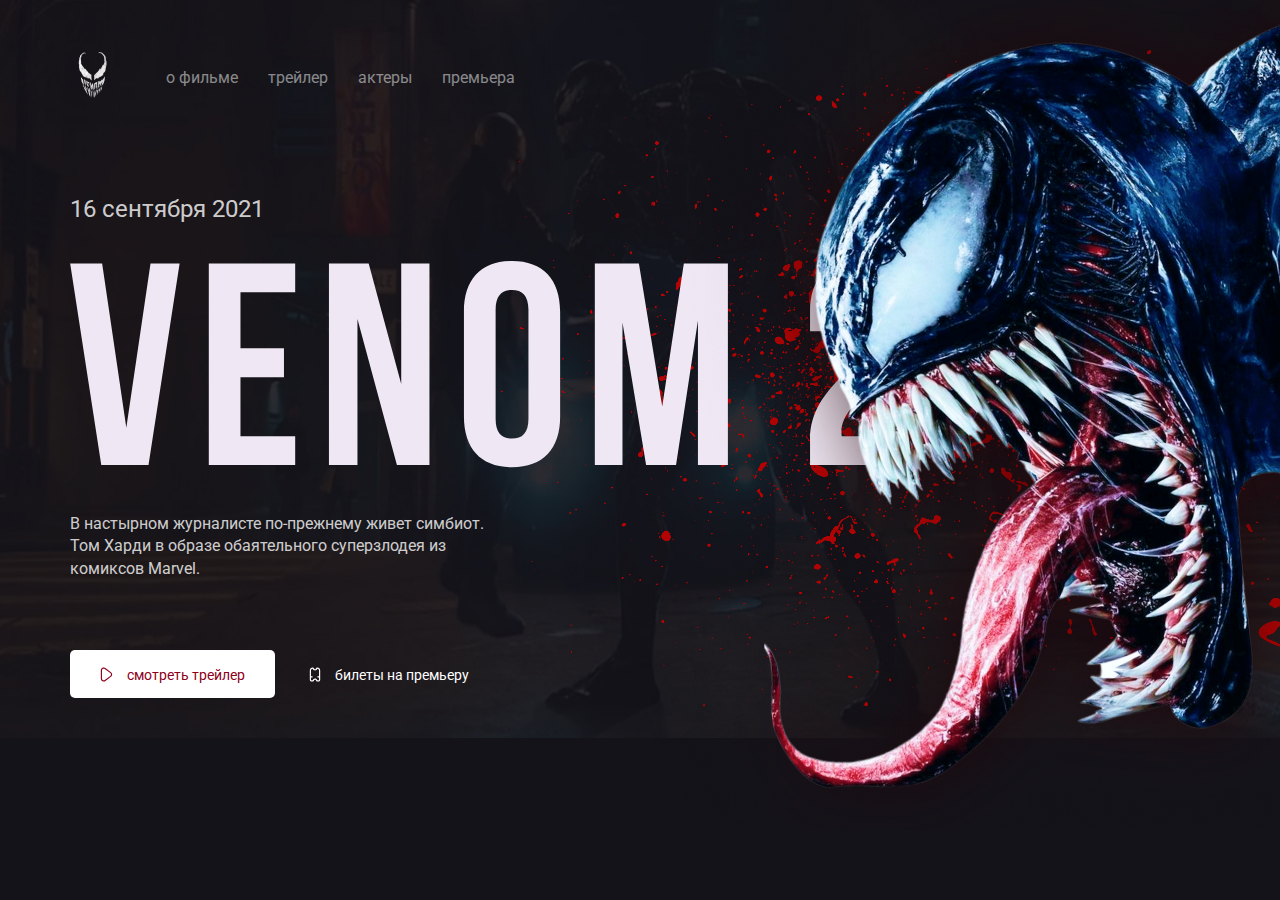
<file: index.html>
<!DOCTYPE html>
<html lang="ru">
  <head>
    <meta charset="utf-8" />
    <meta http-equiv="X-UA-Compatible" content="IE=edge" />
    <meta name="viewport" content="width-device-width, initial-scale=1.0" />
    <title>Главная - Venom 2</title>
    <link rel="preconnect" href="https://fonts.gstatic.com" />
    <link
      href="https://fonts.googleapis.com/css2?family=Roboto:wght@400;700&display=swap"
      rel="stylesheet"
    />
    <link rel="stylesheet" href="css/normalize.css" />
    <link rel="stylesheet" href="css/style.css" />
  </head>
  <body class="blood bg-image">
    <div class="container">
      <header class="header">
        <a href="/" class="logo-link">
          <img class="logo-image" src="images/logo.png" alt="logo" />
        </a>
        <nav class="nav">
          <ul class="nav-menu">
            <li class="nav-menu-item">
              <a class="nav-menu-link" href="about.html">о фильме</a>
            </li>
            <li class="nav-menu-item">
              <a class="nav-menu-link" href="trailer.html">трейлер</a>
            </li>
            <li class="nav-menu-item">
              <a class="nav-menu-link" href="actors.html">актеры</a>
            </li>
            <li class="nav-menu-item">
              <a class="nav-menu-link" href="premier.html">премьера</a>
            </li>
          </ul>
        </nav>
      </header>
      <div class="film">
        <div class="film-text">
          <span class="film-date"> 16 сентября 2021 </span>
          <img class="film-logo" src="images/venom-2.svg" alt="venom-2" />
          <p class="film-description">
            В настырном журналисте по-прежнему живет симбиот. Том Харди в образе
            обаятельного суперзлодея из комиксов Marvel.
          </p>
        </div>
        <div class="button-group">
          <button class="button button-primary">
            <img class="button-icon" src="images/play.svg" alt="play" />
            <span class="button-text">смотреть трейлер</span>
          </button>
          <a class="button button-link" href="trailer.html">
            <img class="button-icon" src="images/ticket.svg" alt="ticket" />
            <span class="button-text">билеты на премьеру</span>
          </a>
        </div>
      </div>
    </div>
    <img class="venom" src="images/venom.png" alt="venom" />
  </body>
</html>
</file>
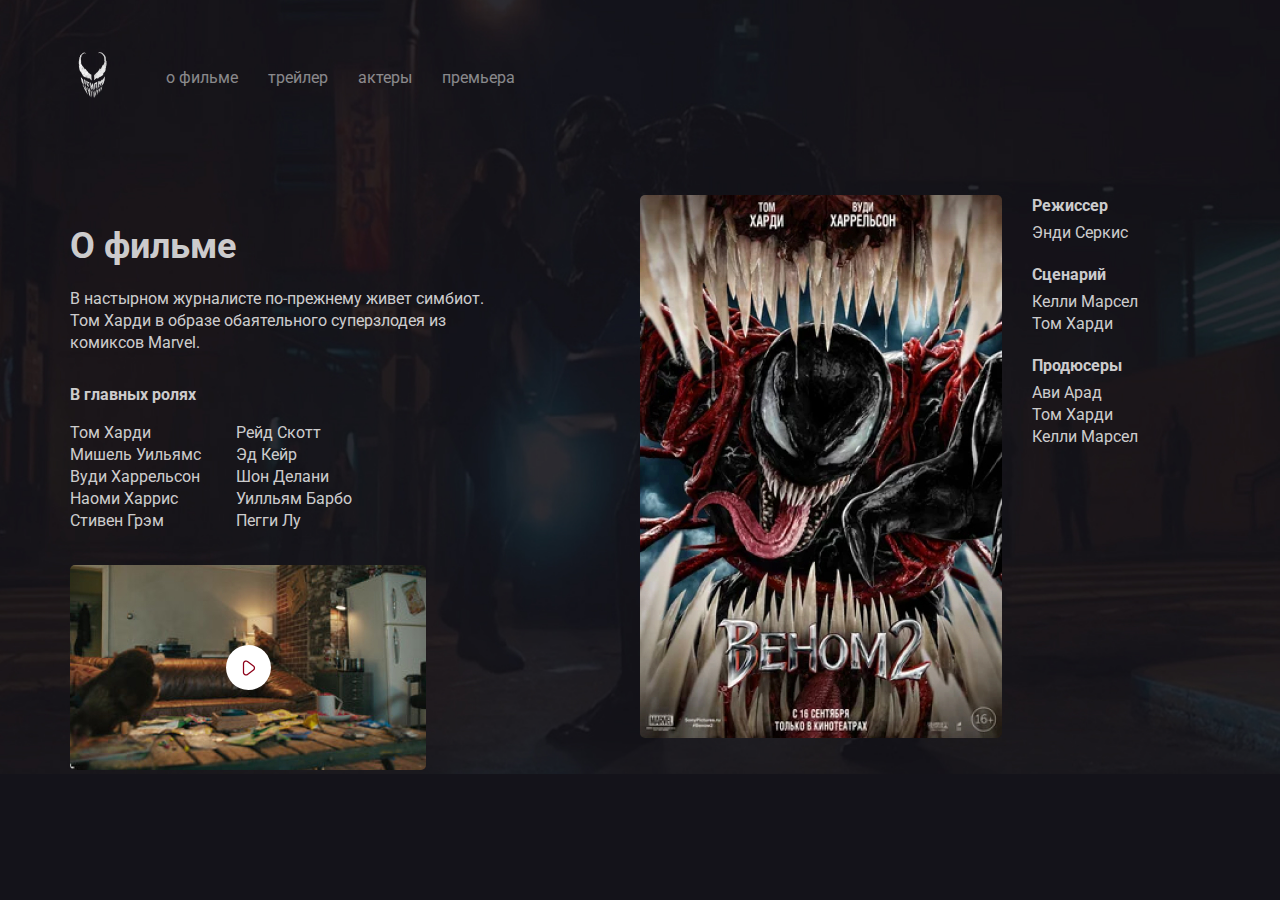
<file: about.html>
<!DOCTYPE html>
<html lang="ru">
  <head>
    <meta charset="utf-8" />
    <meta http-equiv="X-UA-Compatible" content="IE=edge" />
    <meta name="viewport" content="width-device-width, initial-scale=1.0" />
    <title>О фильме - Venom 2</title>
    <link rel="preconnect" href="https://fonts.gstatic.com" />
    <link
      href="https://fonts.googleapis.com/css2?family=Roboto:wght@400;700&display=swap"
      rel="stylesheet"
    />
    <link rel="stylesheet" href="css/normalize.css" />
    <link rel="stylesheet" href="css/style.css" />
  </head>
  <body class="primary-bg">
    <div class="container">
      <header class="header">
        <a href="/" class="logo-link">
          <img class="logo-image" src="images/logo.png" alt="logo" />
        </a>
        <nav class="nav">
          <ul class="nav-menu">
            <li class="nav-menu-item">
              <a class="nav-menu-link" href="about.html">о фильме</a>
            </li>
            <li class="nav-menu-item">
              <a class="nav-menu-link" href="trailer.html">трейлер</a>
            </li>
            <li class="nav-menu-item">
              <a class="nav-menu-link" href="actors.html">актеры</a>
            </li>
            <li class="nav-menu-item">
              <a class="nav-menu-link" href="premier.html">премьера</a>
            </li>
          </ul>
        </nav>
      </header>
      <div class="content">
        <div class="col">
          <h2 class="content-title">О фильме</h2>
          <p class="content-text">
            В настырном журналисте по-прежнему живет симбиот. Том Харди в образе
            обаятельного суперзлодея из комиксов Marvel.
          </p>
          <h3 class="content-subtitle">В главных ролях</h3>
          <ul class="list column-2">
            <li class="list-item">Том Харди</li>
            <li class="list-item">Мишель Уильямс</li>
            <li class="list-item">Вуди Харрельсон</li>
            <li class="list-item">Наоми Харрис</li>
            <li class="list-item">Стивен Грэм</li>
            <li class="list-item">Рейд Скотт</li>
            <li class="list-item">Эд Кейр</li>
            <li class="list-item">Шон Делани</li>
            <li class="list-item">Уилльям Барбо</li>
            <li class="list-item">Пегги Лу</li>
          </ul>
          <div class="trailer">
            <button class="play">
              <img class="play-icon" src="images/play.svg" alt="play" />
            </button>
          </div>
        </div>
        <div class="col">
          <div class="poster-wrapper">
            <img class="poster" src="images/poster.jpg" alt="poster" />
            <div class="creators">
              <h3 class="content-subtitle">Режиссер</h3>
              <ul class="list">
                <li class="list-item">Энди Серкис</li>
              </ul>
              <h3 class="content-subtitle">Сценарий</h3>
              <ul class="list">
                <li class="list-item">Келли Марсел</li>
                <li class="list-item">Том Харди</li>
              </ul>
              <h3 class="content-subtitle">Продюсеры</h3>
              <ul class="list">
                <li class="list-item">Ави Арад</li>
                <li class="list-item">Том Харди</li>
                <li class="list-item">Келли Марсел</li>
              </ul>
            </div>
          </div>
        </div>
      </div>
    </div>
  </body>
</html>
</file>
<file: css/style.css>
html {
  box-sizing: border-box;
}
*,
*::after,
*::before {
  box-sizing: inherit;
}

body {
  background-color: #14131a;
  height: 100%;
  color: #fff;
  font-family: "Roboto", sans-serif;
}

.container {
  position: static;
  max-width: 1140px;
  margin: auto;
}

.header {
  display: flex;
  align-items: center;
  padding-top: 40px;
  margin-bottom: 80px;
}

.logo-link {
  display: inline-block;
  margin-right: 50px;
}

.logo-image {
  width: 46px;
  height: 71px;
}

.nav-menu {
  margin: 0;
  padding: 0;
  list-style: none;
  display: flex;
}

.nav-menu-item {
  margin-right: 30px;
}

.nav-menu-link {
  text-decoration: none;
  color: rgba(255, 255, 255, 0.5);
}

.film-date {
  display: block;
  color: rgba(255, 255, 255, 0.8);
  font-size: 24px;
  line-height: 28px;
  margin-bottom: 38px;
}

.film-description {
  color: rgba(255, 255, 255, 0.8);
  line-height: 140%;
  font-size: 16px;
  max-width: 423px;
  margin-top: 40px;
}

.button-icon {
  height: 15px;
  display: inline-block;
  vertical-align: middle;
}

.button {
  padding: 15px 30px;
  border: none;
  border-radius: 5px;
  text-decoration: none;
  cursor: pointer;
}

.button-text {
  display: inline-block;
  vertical-align: middle;
  font-size: 14px;
  line-height: 16px;
  margin-left: 10px;
}

.button-primary {
  color: #8d0019;
  background-color: #fff;
}

.button-link {
  color: #fff;
}

.button-group {
  margin-top: 70px;
}

.venom {
  position: absolute;
  right: 0;
  top: 0;
}

.blood {
  background: url("../images/blood.png") no-repeat top right,
    #14131a url("../images/background.jpg") no-repeat center center / 100%;
}

.primary-bg {
  background: #14131a url("../images/background.jpg") no-repeat center center /
    100%;
}

.content {
  display: flex;
}

.col {
  flex-basis: 50%;
}

.content-title {
  font-weight: 700;
  line-height: 42px;
  font-size: 36px;
  margin-bottom: 21px;
  color: rgba(255, 255, 255, 0.8);
}

.content-text {
  max-width: 423px;
  font-size: 16px;
  line-height: 22px;
  font-weight: 400;
  color: rgba(255, 255, 255, 0.8);
  margin-bottom: 30px;
}

.content-subtitle {
  color: rgba(255, 255, 255, 0.8);
  line-height: 22px;
  font-size: 16px;
  font-weight: 700;
  margin-bottom: 15px;
  margin-top: 0px;
}

.content .list {
  list-style: none;
  padding: 0;
  font-weight: 400;
  line-height: 22px;
  font-size: 16px;
  color: rgba(255, 255, 255, 0.8);
}

.list-item {
  line-height: 22px;
}
.column-2 {
  -webkit-column-count: 2;
  -moz-column-count: 2;
  column-count: 2;
  -webkit-column-gap: 20px;
  -moz-column-gap: 20px;
  column-gap: 20px;
  max-width: 312px;
}

.content .trailer {
  height: 205px;
  width: 356px;
  background: url("../images/trailer-cover.jpg") no-repeat center / 100%;
  border-radius: 5px;
  display: flex;
  align-items: center;
  justify-content: center;
  margin-top: 33px;
}

.trailer .play {
  width: 45px;
  height: 45px;
  border-radius: 50%;
  border: none;
  cursor: pointer;
  background-color: #fff;
}

.trailer .play-icon {
  transform: translate(1px, 2px);
}

.poster-wrapper {
  display: flex;
  align-items: start;
}

.poster {
  border-radius: 5px;
  width: 362px;
  margin-right: 30px;
}

.poster-wrapper .content-subtitle {
  margin-bottom: 5px;
}

.poster-wrapper .list {
  margin: 0;
  margin-bottom: 20px;
}
</file>
